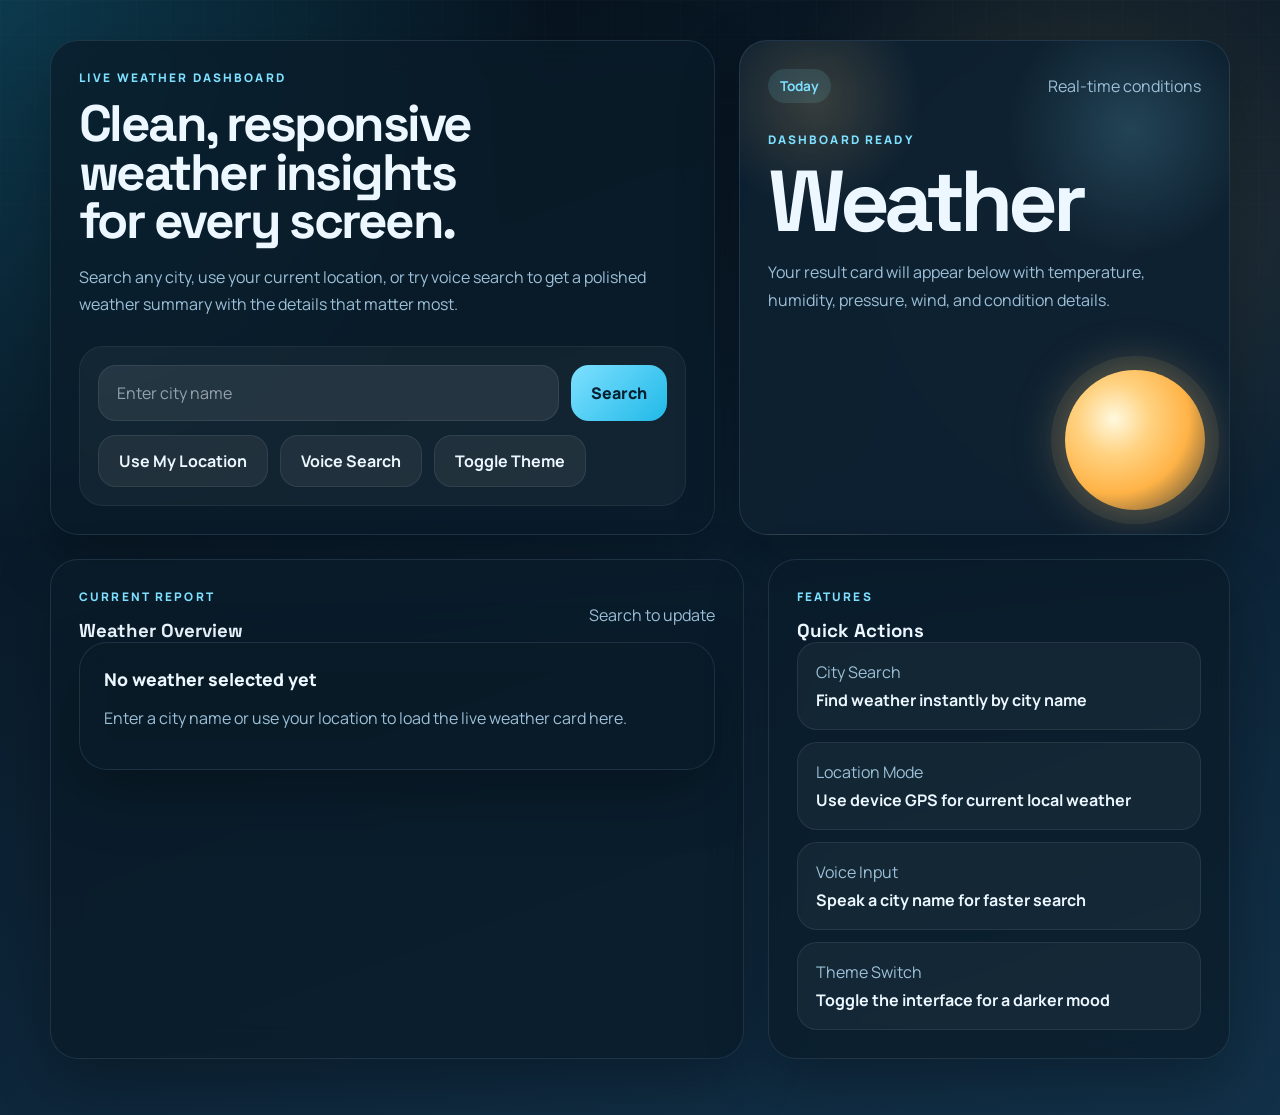
<file: templates/index.html>
<!DOCTYPE html>
<html lang="en">
<head>
    <meta charset="UTF-8">
    <meta name="viewport" content="width=device-width, initial-scale=1.0">
    <title>Weather Dashboard</title>
    <link rel="preconnect" href="https://fonts.googleapis.com">
    <link rel="preconnect" href="https://fonts.gstatic.com" crossorigin>
    <link href="https://fonts.googleapis.com/css2?family=Manrope:wght@400;500;600;700;800&family=Space+Grotesk:wght@500;700&display=swap" rel="stylesheet">
    <link rel="stylesheet" href="/static/style.css">
</head>
<body>
    <main class="app-shell">
        <section class="hero">
            <div class="hero-copy">
                <p class="eyebrow">Live Weather Dashboard</p>
                <h1>Clean, responsive weather insights for every screen.</h1>
                <p class="hero-text">
                    Search any city, use your current location, or try voice search to get
                    a polished weather summary with the details that matter most.
                </p>

                <div class="search-panel">
                    <div class="search-row">
                        <input id="city" placeholder="Enter city name" aria-label="City name">
                        <button type="button" onclick="getWeather()">Search</button>
                    </div>

                    <div class="action-row">
                        <button type="button" class="ghost-btn" onclick="getLocationWeather()">Use My Location</button>
                        <button type="button" class="ghost-btn" onclick="startVoice()">Voice Search</button>
                        <button type="button" class="ghost-btn" onclick="toggleMode()">Toggle Theme</button>
                    </div>
                </div>
            </div>

            <aside class="hero-card">
                <div class="status-row">
                    <span class="status-badge">Today</span>
                    <span class="status-time">Real-time conditions</span>
                </div>
                <div class="hero-summary">
                    <p class="summary-label">Dashboard ready</p>
                    <h2>Weather</h2>
                    <p class="summary-text">
                        Your result card will appear below with temperature, humidity,
                        pressure, wind, and condition details.
                    </p>
                </div>
                <div class="hero-glow"></div>
            </aside>
        </section>

        <section class="content-grid">
            <section class="panel result-panel">
                <div class="panel-head">
                    <div>
                        <p class="panel-kicker">Current Report</p>
                        <h3>Weather Overview</h3>
                    </div>
                    <span class="panel-note">Search to update</span>
                </div>

                <div id="result" class="result-state">
                    <div class="empty-card">
                        <p class="empty-title">No weather selected yet</p>
                        <p class="empty-text">
                            Enter a city name or use your location to load the live weather card here.
                        </p>
                    </div>
                </div>
            </section>

            <section class="panel info-panel">
                <div class="panel-head">
                    <div>
                        <p class="panel-kicker">Features</p>
                        <h3>Quick Actions</h3>
                    </div>
                </div>

                <div class="feature-list">
                    <article class="feature-item">
                        <span>City Search</span>
                        <strong>Find weather instantly by city name</strong>
                    </article>
                    <article class="feature-item">
                        <span>Location Mode</span>
                        <strong>Use device GPS for current local weather</strong>
                    </article>
                    <article class="feature-item">
                        <span>Voice Input</span>
                        <strong>Speak a city name for faster search</strong>
                    </article>
                    <article class="feature-item">
                        <span>Theme Switch</span>
                        <strong>Toggle the interface for a darker mood</strong>
                    </article>
                </div>
            </section>
        </section>
    </main>

    <script src="/static/script.js"></script>
</body>
</html>
</file>
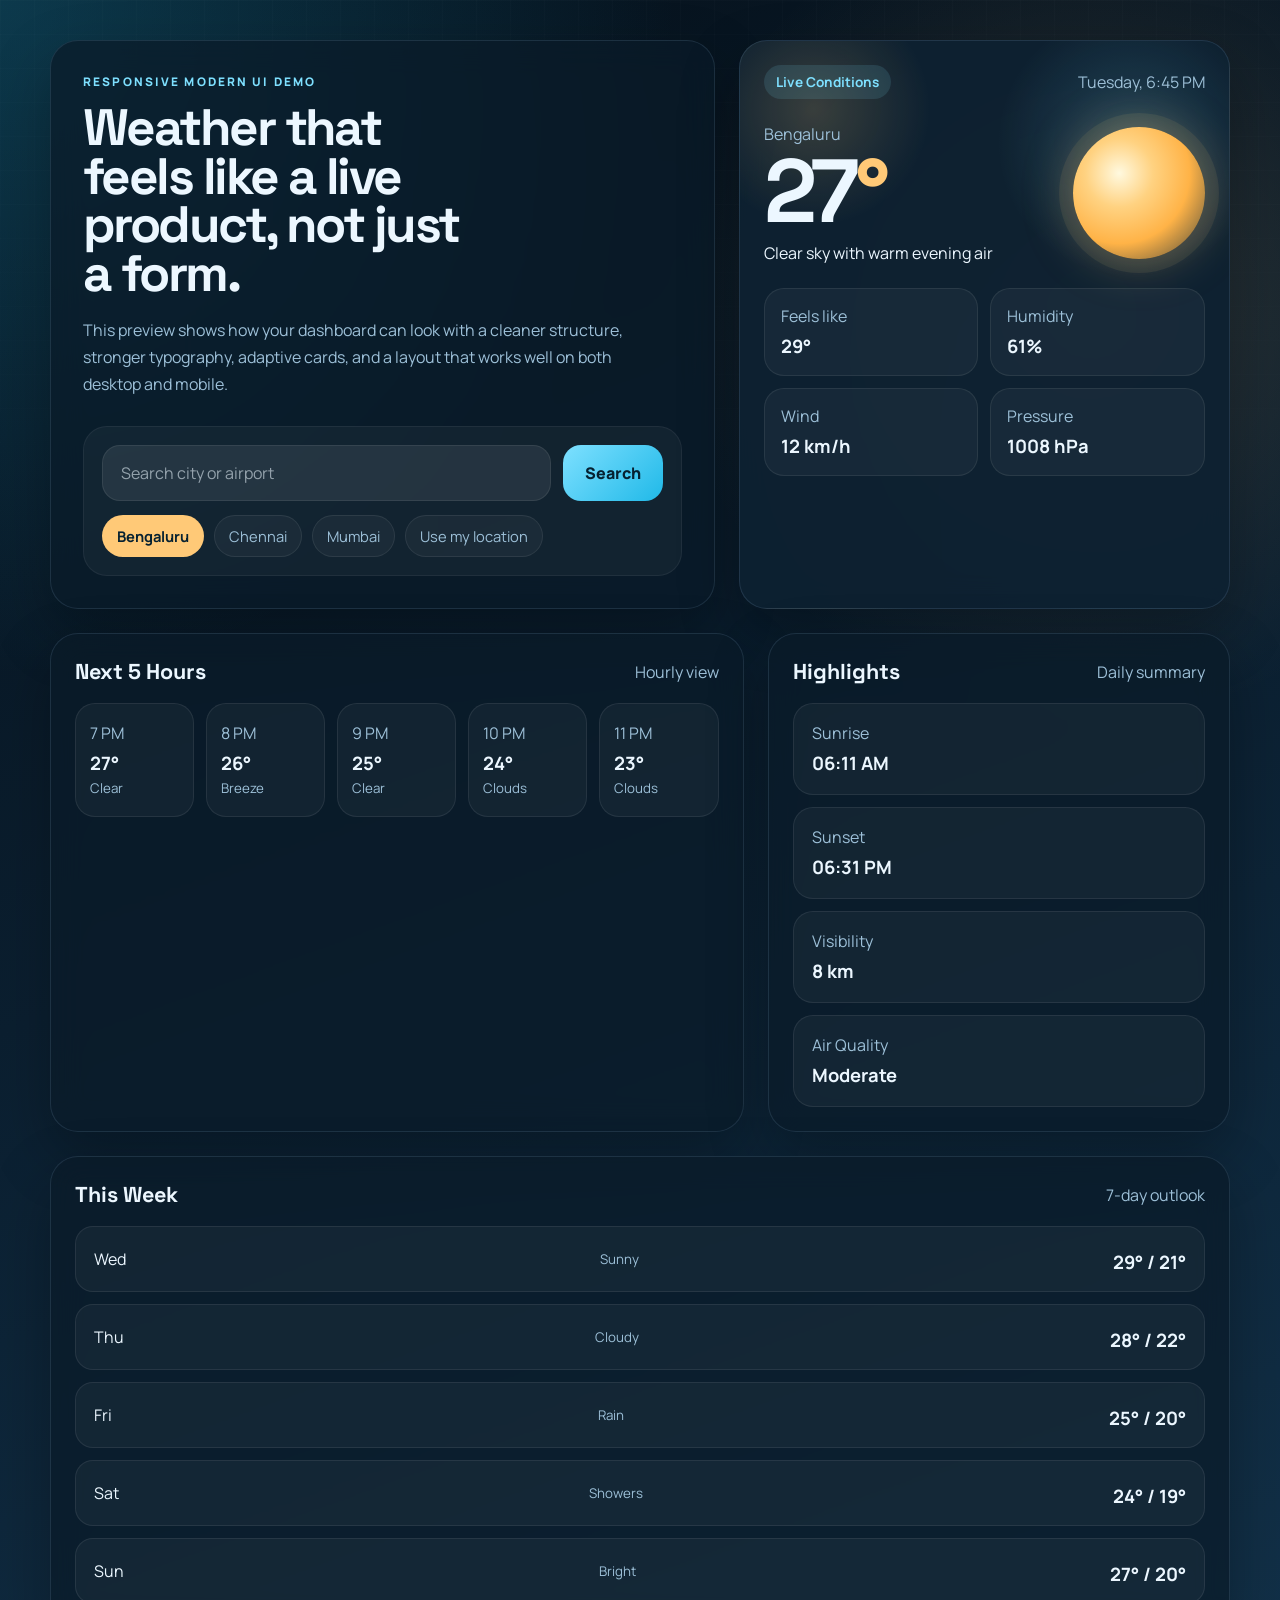
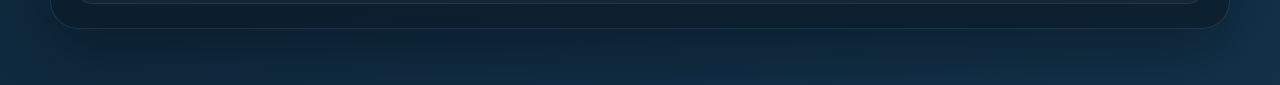
<file: templates/ui_demo.html>
<!DOCTYPE html>
<html lang="en">
<head>
    <meta charset="UTF-8">
    <meta name="viewport" content="width=device-width, initial-scale=1.0">
    <title>Weather Dashboard UI Demo</title>
    <link rel="preconnect" href="https://fonts.googleapis.com">
    <link rel="preconnect" href="https://fonts.gstatic.com" crossorigin>
    <link href="https://fonts.googleapis.com/css2?family=Manrope:wght@400;500;600;700;800&family=Space+Grotesk:wght@500;700&display=swap" rel="stylesheet">
    <link rel="stylesheet" href="/static/ui-demo.css">
</head>
<body>
    <main class="demo-shell">
        <section class="hero">
            <div class="hero-copy">
                <p class="eyebrow">Responsive Modern UI Demo</p>
                <h1>Weather that feels like a live product, not just a form.</h1>
                <p class="hero-text">
                    This preview shows how your dashboard can look with a cleaner structure,
                    stronger typography, adaptive cards, and a layout that works well on both desktop and mobile.
                </p>

                <div class="search-panel">
                    <div class="search-row">
                        <input type="text" placeholder="Search city or airport">
                        <button>Search</button>
                    </div>
                    <div class="chip-row">
                        <span class="chip active">Bengaluru</span>
                        <span class="chip">Chennai</span>
                        <span class="chip">Mumbai</span>
                        <span class="chip">Use my location</span>
                    </div>
                </div>
            </div>

            <div class="hero-card">
                <div class="status-row">
                    <span class="status-badge">Live Conditions</span>
                    <span class="status-time">Tuesday, 6:45 PM</span>
                </div>
                <div class="temp-row">
                    <div>
                        <p class="city-name">Bengaluru</p>
                        <h2>27<span>°</span></h2>
                        <p class="condition">Clear sky with warm evening air</p>
                    </div>
                    <div class="weather-orb"></div>
                </div>
                <div class="metrics-grid">
                    <article class="metric">
                        <span>Feels like</span>
                        <strong>29°</strong>
                    </article>
                    <article class="metric">
                        <span>Humidity</span>
                        <strong>61%</strong>
                    </article>
                    <article class="metric">
                        <span>Wind</span>
                        <strong>12 km/h</strong>
                    </article>
                    <article class="metric">
                        <span>Pressure</span>
                        <strong>1008 hPa</strong>
                    </article>
                </div>
            </div>
        </section>

        <section class="dashboard-grid">
            <article class="panel forecast-panel">
                <div class="panel-head">
                    <h3>Next 5 Hours</h3>
                    <span>Hourly view</span>
                </div>
                <div class="forecast-strip">
                    <div class="forecast-card">
                        <span>7 PM</span>
                        <strong>27°</strong>
                        <small>Clear</small>
                    </div>
                    <div class="forecast-card">
                        <span>8 PM</span>
                        <strong>26°</strong>
                        <small>Breeze</small>
                    </div>
                    <div class="forecast-card">
                        <span>9 PM</span>
                        <strong>25°</strong>
                        <small>Clear</small>
                    </div>
                    <div class="forecast-card">
                        <span>10 PM</span>
                        <strong>24°</strong>
                        <small>Clouds</small>
                    </div>
                    <div class="forecast-card">
                        <span>11 PM</span>
                        <strong>23°</strong>
                        <small>Clouds</small>
                    </div>
                </div>
            </article>

            <article class="panel highlights-panel">
                <div class="panel-head">
                    <h3>Highlights</h3>
                    <span>Daily summary</span>
                </div>
                <div class="highlight-list">
                    <div class="highlight">
                        <span>Sunrise</span>
                        <strong>06:11 AM</strong>
                    </div>
                    <div class="highlight">
                        <span>Sunset</span>
                        <strong>06:31 PM</strong>
                    </div>
                    <div class="highlight">
                        <span>Visibility</span>
                        <strong>8 km</strong>
                    </div>
                    <div class="highlight">
                        <span>Air Quality</span>
                        <strong>Moderate</strong>
                    </div>
                </div>
            </article>

            <article class="panel week-panel">
                <div class="panel-head">
                    <h3>This Week</h3>
                    <span>7-day outlook</span>
                </div>
                <div class="week-list">
                    <div class="week-row"><span>Wed</span><small>Sunny</small><strong>29° / 21°</strong></div>
                    <div class="week-row"><span>Thu</span><small>Cloudy</small><strong>28° / 22°</strong></div>
                    <div class="week-row"><span>Fri</span><small>Rain</small><strong>25° / 20°</strong></div>
                    <div class="week-row"><span>Sat</span><small>Showers</small><strong>24° / 19°</strong></div>
                    <div class="week-row"><span>Sun</span><small>Bright</small><strong>27° / 20°</strong></div>
                </div>
            </article>
        </section>
    </main>
</body>
</html>
</file>
<file: static/style.css>
:root {
    --bg: #08141f;
    --bg-soft: #102538;
    --panel: rgba(10, 27, 41, 0.74);
    --panel-strong: rgba(14, 33, 49, 0.92);
    --line: rgba(170, 215, 255, 0.12);
    --text: #ecf7ff;
    --muted: #9dc0d8;
    --accent: #7ee0ff;
    --accent-strong: #20b9e8;
    --warm: #ffc977;
    --shadow: 0 24px 60px rgba(0, 0, 0, 0.28);
}

* {
    box-sizing: border-box;
}

body {
    margin: 0;
    min-height: 100vh;
    font-family: "Manrope", sans-serif;
    color: var(--text);
    background:
        radial-gradient(circle at top left, rgba(32, 185, 232, 0.24), transparent 32%),
        radial-gradient(circle at 85% 18%, rgba(255, 201, 119, 0.14), transparent 24%),
        linear-gradient(160deg, #06111b 0%, #0b1f30 48%, #123149 100%);
}

body::before {
    content: "";
    position: fixed;
    inset: 0;
    background-image:
        linear-gradient(rgba(255, 255, 255, 0.03) 1px, transparent 1px),
        linear-gradient(90deg, rgba(255, 255, 255, 0.03) 1px, transparent 1px);
    background-size: 34px 34px;
    mask-image: linear-gradient(to bottom, rgba(0, 0, 0, 0.45), transparent 78%);
    pointer-events: none;
}

body.dark-mode {
    background:
        radial-gradient(circle at top left, rgba(173, 216, 230, 0.16), transparent 28%),
        radial-gradient(circle at 85% 18%, rgba(255, 219, 136, 0.1), transparent 18%),
        linear-gradient(160deg, #05090f 0%, #0b1118 46%, #101822 100%);
}

.app-shell {
    position: relative;
    width: min(1180px, calc(100% - 32px));
    margin: 0 auto;
    padding: 40px 0 56px;
}

.hero {
    display: grid;
    grid-template-columns: 1.15fr 0.85fr;
    gap: 24px;
    align-items: stretch;
    margin-bottom: 24px;
}

.hero-copy,
.hero-card,
.panel,
.card,
.empty-card {
    position: relative;
    overflow: hidden;
    border: 1px solid var(--line);
    border-radius: 28px;
    background: var(--panel);
    box-shadow: var(--shadow);
    backdrop-filter: blur(16px);
}

.hero-copy,
.hero-card,
.panel {
    padding: 28px;
}

.eyebrow,
.panel-kicker,
.summary-label {
    margin: 0 0 14px;
    color: var(--accent);
    text-transform: uppercase;
    letter-spacing: 0.18em;
    font-size: 0.74rem;
    font-weight: 800;
}

h1,
h2,
h3 {
    margin: 0;
    font-family: "Space Grotesk", sans-serif;
}

h1 {
    max-width: 12ch;
    font-size: clamp(2.5rem, 4vw, 4.7rem);
    line-height: 0.95;
    letter-spacing: -0.05em;
}

.hero-text,
.summary-text,
.empty-text,
.feature-item span,
.panel-note,
.status-time {
    color: var(--muted);
}

.hero-text,
.summary-text {
    margin: 18px 0 0;
    line-height: 1.7;
}

.search-panel {
    margin-top: 28px;
    padding: 18px;
    border-radius: 24px;
    background: rgba(255, 255, 255, 0.04);
    border: 1px solid rgba(255, 255, 255, 0.06);
}

.search-row,
.action-row,
.status-row,
.panel-head {
    display: flex;
    align-items: center;
    justify-content: space-between;
    gap: 12px;
}

.search-row {
    align-items: stretch;
}

input {
    flex: 1;
    min-width: 0;
    padding: 16px 18px;
    border: 1px solid rgba(255, 255, 255, 0.08);
    border-radius: 18px;
    background: rgba(255, 255, 255, 0.08);
    color: var(--text);
    font: inherit;
    outline: none;
}

input::placeholder {
    color: rgba(236, 247, 255, 0.56);
}

button {
    border: 0;
    border-radius: 18px;
    padding: 14px 20px;
    background: linear-gradient(135deg, var(--accent), var(--accent-strong));
    color: #062131;
    font: inherit;
    font-weight: 800;
    cursor: pointer;
    transition: transform 0.18s ease, opacity 0.18s ease, background 0.2s ease;
}

button:hover {
    transform: translateY(-1px);
}

.ghost-btn {
    background: rgba(255, 255, 255, 0.06);
    color: var(--text);
    border: 1px solid rgba(255, 255, 255, 0.08);
    font-weight: 700;
}

.action-row {
    margin-top: 14px;
    flex-wrap: wrap;
    justify-content: flex-start;
}

.hero-card {
    background:
        radial-gradient(circle at 80% 18%, rgba(126, 224, 255, 0.18), transparent 22%),
        radial-gradient(circle at 15% 12%, rgba(255, 201, 119, 0.18), transparent 18%),
        var(--panel-strong);
}

.status-badge {
    display: inline-flex;
    align-items: center;
    padding: 8px 12px;
    border-radius: 999px;
    background: rgba(126, 224, 255, 0.12);
    color: var(--accent);
    font-size: 0.85rem;
    font-weight: 700;
}

.hero-summary {
    position: relative;
    z-index: 1;
    margin-top: 28px;
}

.hero-summary h2 {
    font-size: clamp(3.5rem, 7vw, 5.4rem);
    line-height: 0.92;
    letter-spacing: -0.06em;
}

.hero-glow {
    position: absolute;
    right: 24px;
    bottom: 24px;
    width: 140px;
    height: 140px;
    border-radius: 50%;
    background:
        radial-gradient(circle at 35% 35%, #fff9df 0%, #ffd281 28%, #ffb347 58%, rgba(255, 179, 71, 0.2) 100%);
    box-shadow:
        0 0 0 14px rgba(255, 201, 119, 0.08),
        0 0 50px rgba(255, 201, 119, 0.35);
}

.content-grid {
    display: grid;
    grid-template-columns: 1.2fr 0.8fr;
    gap: 24px;
}

.result-state {
    min-height: 320px;
}

.empty-card {
    padding: 24px;
}

.empty-title {
    margin: 0 0 10px;
    font-size: 1.1rem;
    font-weight: 800;
}

.feature-list {
    display: grid;
    gap: 12px;
}

.feature-item,
.card {
    border: 1px solid rgba(255, 255, 255, 0.08);
    background: rgba(255, 255, 255, 0.04);
}

.feature-item {
    padding: 18px;
    border-radius: 20px;
}

.feature-item strong {
    display: block;
    margin-top: 6px;
    font-size: 1rem;
}

.card {
    padding: 24px;
}

.card h2 {
    font-size: clamp(2.2rem, 5vw, 3.2rem);
    letter-spacing: -0.04em;
}

.card img {
    width: 92px;
    height: 92px;
    display: block;
    margin: 8px 0 12px;
}

.card p {
    margin: 8px 0;
    font-size: 1rem;
    color: var(--text);
}

.result-error {
    color: #ffd5d5;
    background: rgba(120, 27, 40, 0.35);
    border: 1px solid rgba(255, 155, 155, 0.2);
    border-radius: 18px;
    padding: 16px;
}

@media (max-width: 980px) {
    .hero,
    .content-grid {
        grid-template-columns: 1fr;
    }
}

@media (max-width: 640px) {
    .app-shell {
        width: min(100% - 20px, 1180px);
        padding: 18px 0 32px;
    }

    .hero-copy,
    .hero-card,
    .panel,
    .card,
    .empty-card {
        padding: 18px;
        border-radius: 22px;
    }

    h1 {
        max-width: none;
        font-size: 2.5rem;
    }

    .search-row,
    .action-row,
    .status-row,
    .panel-head {
        flex-direction: column;
        align-items: stretch;
    }

    button {
        width: 100%;
    }

    .hero-glow {
        width: 96px;
        height: 96px;
    }
}
</file>
<file: static/ui-demo.css>
:root {
    --bg: #08141f;
    --bg-soft: #102538;
    --panel: rgba(10, 27, 41, 0.72);
    --panel-strong: rgba(14, 33, 49, 0.92);
    --line: rgba(170, 215, 255, 0.12);
    --text: #ecf7ff;
    --muted: #9dc0d8;
    --accent: #7ee0ff;
    --accent-strong: #20b9e8;
    --warm: #ffc977;
    --shadow: 0 24px 60px rgba(0, 0, 0, 0.28);
}

* {
    box-sizing: border-box;
}

body {
    margin: 0;
    min-height: 100vh;
    font-family: "Manrope", sans-serif;
    color: var(--text);
    background:
        radial-gradient(circle at top left, rgba(32, 185, 232, 0.24), transparent 32%),
        radial-gradient(circle at 85% 18%, rgba(255, 201, 119, 0.14), transparent 24%),
        linear-gradient(160deg, #06111b 0%, #0b1f30 48%, #123149 100%);
}

body::before {
    content: "";
    position: fixed;
    inset: 0;
    background-image:
        linear-gradient(rgba(255, 255, 255, 0.03) 1px, transparent 1px),
        linear-gradient(90deg, rgba(255, 255, 255, 0.03) 1px, transparent 1px);
    background-size: 34px 34px;
    mask-image: linear-gradient(to bottom, rgba(0, 0, 0, 0.45), transparent 78%);
    pointer-events: none;
}

.demo-shell {
    width: min(1180px, calc(100% - 32px));
    margin: 0 auto;
    padding: 40px 0 56px;
}

.hero {
    display: grid;
    grid-template-columns: 1.15fr 0.85fr;
    gap: 24px;
    align-items: stretch;
    margin-bottom: 24px;
}

.hero-copy,
.hero-card,
.panel {
    position: relative;
    overflow: hidden;
    border: 1px solid var(--line);
    border-radius: 28px;
    background: var(--panel);
    box-shadow: var(--shadow);
    backdrop-filter: blur(16px);
}

.hero-copy {
    padding: 32px;
}

.eyebrow {
    margin: 0 0 14px;
    color: var(--accent);
    text-transform: uppercase;
    letter-spacing: 0.18em;
    font-size: 0.74rem;
    font-weight: 800;
}

h1,
h2,
h3 {
    margin: 0;
    font-family: "Space Grotesk", sans-serif;
}

h1 {
    max-width: 12ch;
    font-size: clamp(2.5rem, 4vw, 4.7rem);
    line-height: 0.95;
    letter-spacing: -0.05em;
}

.hero-text {
    max-width: 58ch;
    margin: 18px 0 0;
    color: var(--muted);
    font-size: 1rem;
    line-height: 1.7;
}

.search-panel {
    margin-top: 28px;
    padding: 18px;
    border-radius: 24px;
    background: rgba(255, 255, 255, 0.04);
    border: 1px solid rgba(255, 255, 255, 0.06);
}

.search-row {
    display: flex;
    gap: 12px;
}

.search-row input {
    flex: 1;
    min-width: 0;
    padding: 16px 18px;
    border: 1px solid rgba(255, 255, 255, 0.08);
    border-radius: 18px;
    background: rgba(255, 255, 255, 0.08);
    color: var(--text);
    font: inherit;
    outline: none;
}

.search-row input::placeholder {
    color: rgba(236, 247, 255, 0.56);
}

.search-row button {
    border: 0;
    border-radius: 18px;
    padding: 0 22px;
    background: linear-gradient(135deg, var(--accent), var(--accent-strong));
    color: #062131;
    font: inherit;
    font-weight: 800;
    cursor: pointer;
}

.chip-row {
    display: flex;
    flex-wrap: wrap;
    gap: 10px;
    margin-top: 14px;
}

.chip {
    padding: 10px 14px;
    border-radius: 999px;
    border: 1px solid rgba(255, 255, 255, 0.08);
    color: var(--muted);
    background: rgba(255, 255, 255, 0.04);
    font-size: 0.92rem;
}

.chip.active {
    color: #062131;
    background: var(--warm);
    border-color: transparent;
    font-weight: 700;
}

.hero-card {
    padding: 24px;
    background:
        radial-gradient(circle at 80% 18%, rgba(126, 224, 255, 0.18), transparent 22%),
        radial-gradient(circle at 15% 12%, rgba(255, 201, 119, 0.18), transparent 18%),
        var(--panel-strong);
}

.status-row,
.temp-row,
.panel-head,
.week-row {
    display: flex;
    align-items: center;
    justify-content: space-between;
}

.status-badge {
    display: inline-flex;
    align-items: center;
    gap: 8px;
    padding: 8px 12px;
    border-radius: 999px;
    background: rgba(126, 224, 255, 0.12);
    color: var(--accent);
    font-size: 0.85rem;
    font-weight: 700;
}

.status-time,
.panel-head span,
.highlight span,
.metric span,
.forecast-card span,
.forecast-card small,
.week-row small {
    color: var(--muted);
}

.temp-row {
    margin-top: 24px;
    gap: 16px;
}

.city-name {
    margin: 0 0 6px;
    color: var(--muted);
}

.hero-card h2 {
    font-size: clamp(4rem, 8vw, 5.6rem);
    line-height: 0.9;
    letter-spacing: -0.06em;
}

.hero-card h2 span {
    color: var(--warm);
}

.condition {
    margin: 10px 0 0;
    font-size: 1rem;
    color: var(--text);
}

.weather-orb {
    width: 132px;
    height: 132px;
    border-radius: 50%;
    background:
        radial-gradient(circle at 35% 35%, #fff9df 0%, #ffd281 28%, #ffb347 58%, rgba(255, 179, 71, 0.2) 100%);
    box-shadow:
        0 0 0 14px rgba(255, 201, 119, 0.08),
        0 0 50px rgba(255, 201, 119, 0.35);
    flex-shrink: 0;
}

.metrics-grid {
    display: grid;
    grid-template-columns: repeat(2, minmax(0, 1fr));
    gap: 12px;
    margin-top: 24px;
}

.metric,
.forecast-card,
.highlight,
.week-row {
    border: 1px solid rgba(255, 255, 255, 0.08);
    background: rgba(255, 255, 255, 0.04);
}

.metric {
    padding: 16px;
    border-radius: 20px;
}

.metric strong,
.highlight strong,
.forecast-card strong,
.week-row strong {
    display: block;
    margin-top: 6px;
    font-size: 1.15rem;
}

.dashboard-grid {
    display: grid;
    grid-template-columns: 1.2fr 0.8fr;
    gap: 24px;
}

.forecast-panel,
.highlights-panel,
.week-panel {
    padding: 24px;
}

.forecast-panel {
    grid-column: 1 / 2;
}

.highlights-panel {
    grid-column: 2 / 3;
}

.week-panel {
    grid-column: 1 / 3;
}

.panel-head {
    margin-bottom: 18px;
}

.panel-head h3 {
    font-size: 1.35rem;
}

.forecast-strip {
    display: grid;
    grid-template-columns: repeat(5, minmax(0, 1fr));
    gap: 12px;
}

.forecast-card {
    padding: 18px 14px;
    border-radius: 20px;
}

.highlight-list {
    display: grid;
    gap: 12px;
}

.highlight {
    padding: 18px;
    border-radius: 20px;
}

.week-list {
    display: grid;
    gap: 12px;
}

.week-row {
    padding: 16px 18px;
    border-radius: 18px;
}

@media (max-width: 980px) {
    .hero,
    .dashboard-grid {
        grid-template-columns: 1fr;
    }

    .forecast-panel,
    .highlights-panel,
    .week-panel {
        grid-column: auto;
    }

    .forecast-strip {
        grid-template-columns: repeat(2, minmax(0, 1fr));
    }
}

@media (max-width: 640px) {
    .demo-shell {
        width: min(100% - 20px, 1180px);
        padding: 18px 0 32px;
    }

    .hero-copy,
    .hero-card,
    .forecast-panel,
    .highlights-panel,
    .week-panel {
        padding: 18px;
        border-radius: 22px;
    }

    h1 {
        max-width: none;
        font-size: 2.5rem;
    }

    .search-row,
    .temp-row {
        flex-direction: column;
        align-items: stretch;
    }

    .search-row button {
        min-height: 52px;
    }

    .weather-orb {
        width: 92px;
        height: 92px;
    }

    .metrics-grid,
    .forecast-strip {
        grid-template-columns: 1fr;
    }

    .status-row,
    .panel-head,
    .week-row {
        gap: 10px;
        align-items: flex-start;
        flex-direction: column;
    }
}
</file>
